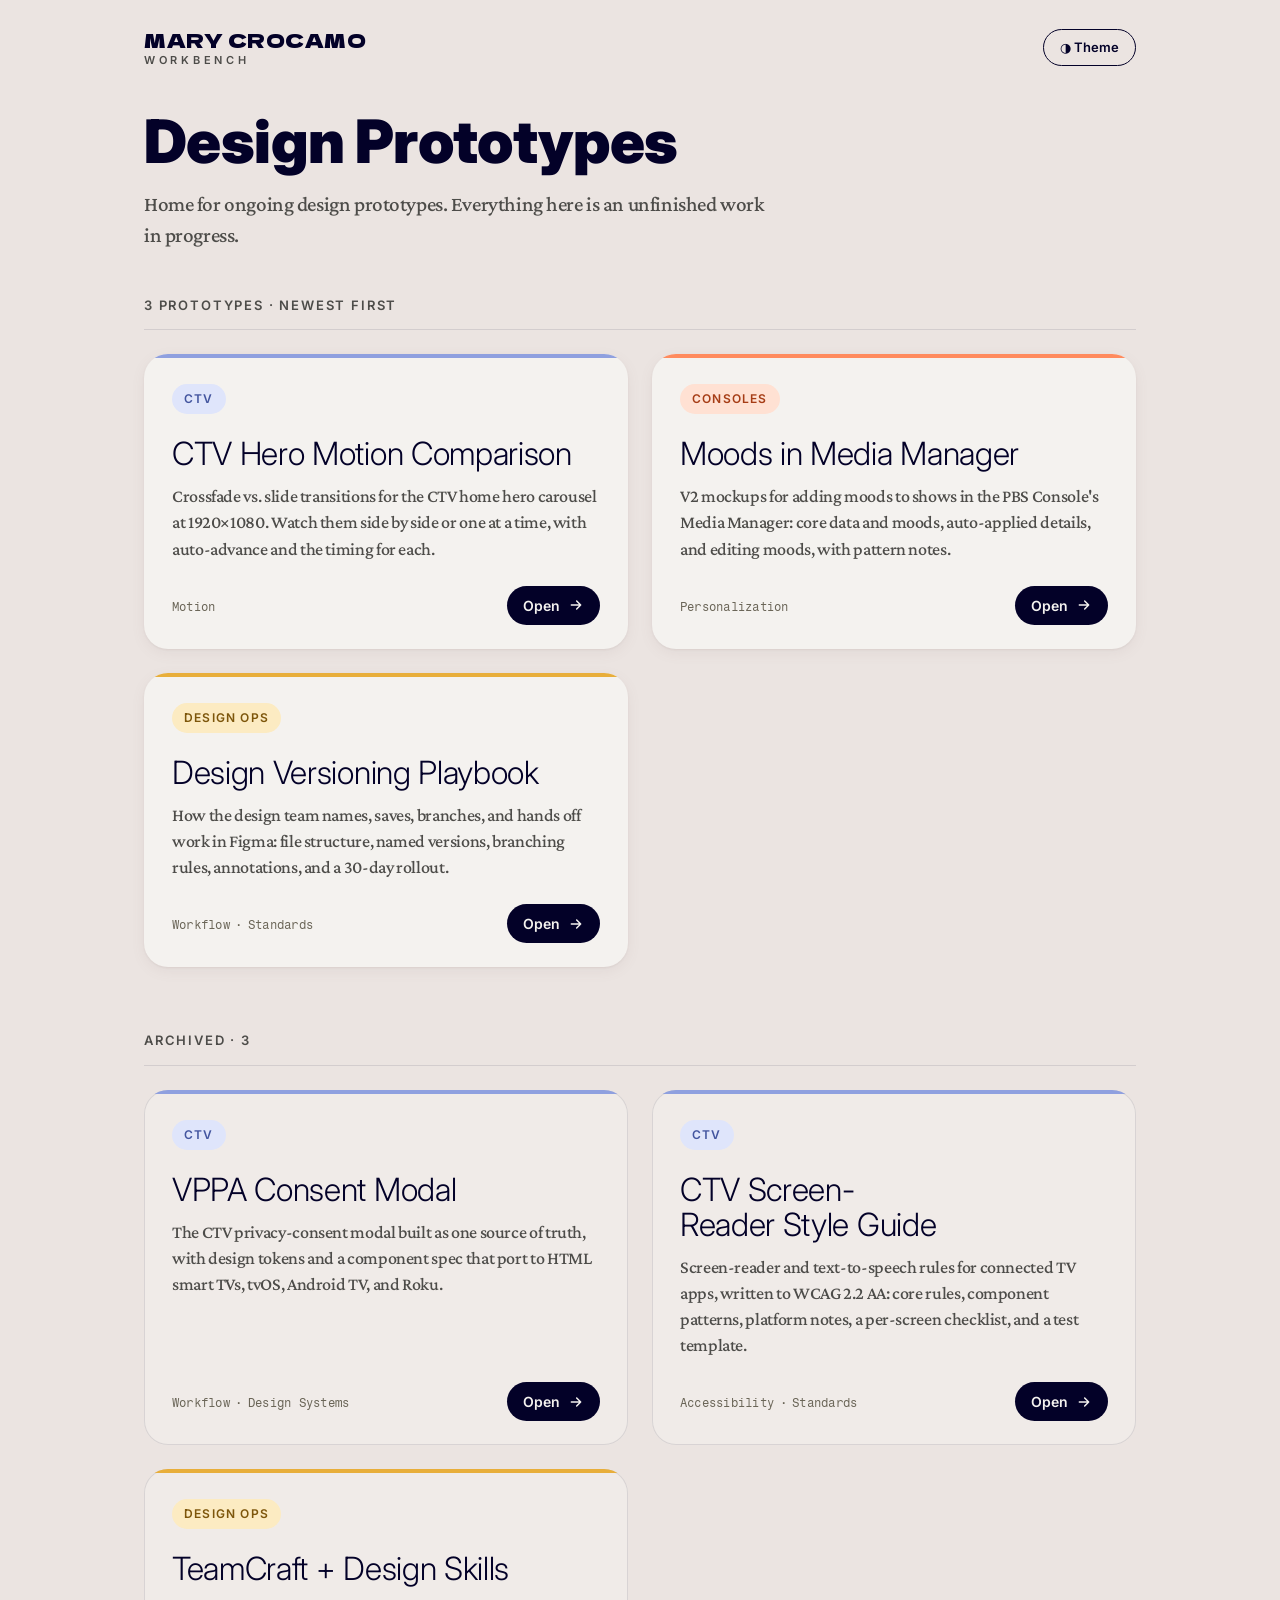
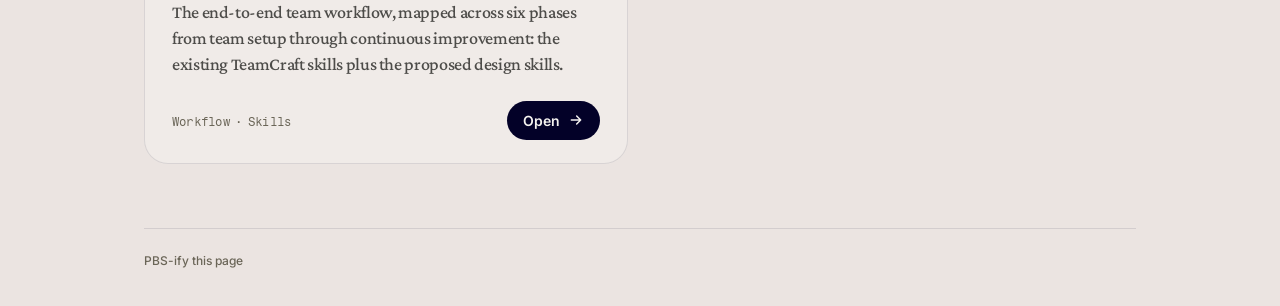
<file: index.html>
<!DOCTYPE html>
<html lang="en">
<head>
<meta charset="utf-8">
<meta name="viewport" content="width=device-width, initial-scale=1">
<title>Design Prototypes</title>
<meta name="description" content="Ongoing design prototypes, newest first.">
<link rel="preconnect" href="https://fonts.googleapis.com">
<link rel="preconnect" href="https://fonts.gstatic.com" crossorigin>
<link rel="stylesheet" href="https://fonts.googleapis.com/css2?family=Crimson+Pro:wght@400&family=Dela+Gothic+One&family=Fragment+Mono&family=Inter:opsz,wght@14..32,300;14..32,500;14..32,600;14..32,900&display=swap">
<link rel="stylesheet" href="assets/site.css">
<script src="assets/prefs.js"></script>
<style>
  /* ---- masthead ---- */
  h1{font-weight:var(--w-h1);font-size:60px;line-height:1;letter-spacing:-.01em;text-wrap:balance}
  .lede{font-family:var(--f-serif);font-size:var(--lede-size);letter-spacing:var(--serif-spacing);line-height:1.5;
    color:var(--ink-2);max-width:52ch;margin-top:18px}

  /* ---- list ---- */
  .count{font-size:13px;font-weight:600;letter-spacing:.14em;text-transform:uppercase;
    color:var(--ink-2);margin-top:44px;padding-bottom:14px;border-bottom:1px solid var(--line)}
  .cards{display:grid;grid-template-columns:1fr 1fr;gap:24px;margin-top:24px}
  .card{position:relative;display:flex;flex-direction:column;text-decoration:none;overflow:hidden;
    background:var(--panel);border-radius:var(--radius);padding:30px 28px 24px;
    box-shadow:var(--shadow);
    transition:transform .2s ease, box-shadow .2s ease, background-color .2s ease}
  .card::before{content:"";position:absolute;top:0;left:0;right:0;height:4px;background:var(--c-trim)}
  /* hover outline drawn as an inset shadow so no border gap shows around the trim */
  .card:hover{transform:translateY(-4px);background:var(--panel-hover);
    box-shadow:var(--shadow-lift), inset 0 0 0 1.5px var(--c-trim)}

  /* Archived section: quieter cards filled halfway between the page and an active card,
     so the same rule works in both themes and both modes */
  .archive{margin-top:24px}
  .archive .count{margin-top:40px}
  .card.is-archived{background:var(--bg);background:color-mix(in srgb, var(--panel) 50%, var(--bg));
    box-shadow:inset 0 0 0 1px var(--line)}
  .card.is-archived:hover{background:var(--panel-hover);box-shadow:var(--shadow-lift), inset 0 0 0 1.5px var(--c-trim)}

  .kicker{align-self:flex-start;font-size:12px;font-weight:600;letter-spacing:.1em;text-transform:uppercase;
    color:var(--c-ink);background:var(--c);border-radius:36px;padding:6px 12px}

  .card h2{font-weight:var(--w-h2);font-size:32px;line-height:1.1;letter-spacing:-.01em;margin-top:22px;text-wrap:balance}
  .card p{font-family:var(--f-serif);font-size:var(--desc-size);letter-spacing:var(--serif-spacing);line-height:1.45;
    color:var(--ink-2);margin-top:12px;flex:1}

  .foot{display:flex;align-items:flex-end;justify-content:space-between;gap:12px;margin-top:24px}
  .go{display:inline-flex;align-items:center;gap:8px;flex-shrink:0;
    font-size:14px;font-weight:600;color:var(--btn-ink);background:var(--btn);
    border-radius:100px;padding:9px 16px}

  /* topic tags — quiet mono labels (Fragment Mono, as on marycrocamo.com) */
  /* every tag gets a leading "·"; the list is shifted left by one dot's width and the
     footer clips it, so the dot at the start of each line is hidden when tags wrap */
  .foot{overflow:hidden}
  .tags{display:flex;flex-wrap:wrap;align-items:center;gap:4px 0;list-style:none;padding-bottom:9px;
    margin-left:-18px;min-width:0}
  .tag{font-family:var(--f-mono);font-size:var(--tag-size);font-weight:var(--w-tag);
    letter-spacing:var(--tag-spacing);text-transform:var(--tag-case);color:var(--ink-3)}
  .tag{white-space:nowrap}
  .tag::before{content:"·";display:inline-block;width:18px;text-align:center}
  .go svg{transition:transform .2s ease}
  .card:hover .go svg{transform:translateX(3px)}

  .periwinkle{--c:var(--periwinkle);--c-trim:var(--periwinkle-trim);--c-ink:var(--periwinkle-ink)}
  .coral{--c:var(--coral);--c-trim:var(--coral-trim);--c-ink:var(--coral-ink)}
  .marigold{--c:var(--marigold);--c-trim:var(--marigold-trim);--c-ink:var(--marigold-ink)}
  .blush{--c:var(--blush);--c-trim:var(--blush-trim);--c-ink:var(--blush-ink)}



  @media (max-width:760px){
    h1{font-size:44px}
    .lede{font-size:19px}
    .count{margin-top:44px}
    .cards{grid-template-columns:1fr;gap:16px}
    .card{padding:24px 20px 20px}
    .card h2{font-size:28px}
    .card p{font-size:calc(var(--desc-size) - 1px)}
  }
</style>
</head>
<body>
  <header class="nav">
    <a class="wordmark" href="./">MARY CROCAMO<span class="sub">WORKBENCH</span></a>
    <button class="toolbtn" id="themeBtn" type="button">◑ Theme</button>
  </header>

  <main class="wrap">
    <h1>Design Prototypes</h1>
    <p class="lede">Home for ongoing design prototypes. Everything here is an unfinished work in progress.</p>

    <div class="count" id="count"></div>
    <div class="cards" id="cards"></div>

    <section class="archive" id="archive" hidden>
      <h2 class="count" id="archiveCount"></h2>
      <div class="cards" id="archiveCards"></div>
    </section>
  </main>

  <footer class="pagefoot">
    <button class="stylelink" id="styleBtn" type="button">PBS-ify this page</button>
  </footer>

  <script>
    /*
      ADD A PROTOTYPE: add one entry to this list. Order doesn't matter;
      the page sorts by date, newest first. The date isn't shown.
        date   — "YYYY-MM-DD", used only for ordering
        title  — card heading
        kicker — the one product category (e.g. "CTV", "Consoles")
        color  — the category's color: "periwinkle", "coral", "marigold" or "blush".
                 Keep each product on the same color.
        href   — a folder in this repo (e.g. "my-prototype/") or a full URL
        desc   — one or two sentences
        tags   — any number of topic tags, e.g. ["Motion", "Navigation"]
        archived — optional; true moves the card to the Archived section
    */
    var PROTOTYPES = [
      {
        date: "2026-07-20",
        title: "TeamCraft + Design Skills",
        kicker: "Design Ops",
        color: "marigold",
        href: "https://mecrocamo.github.io/starman-mary/teamcraft.html",
        desc: "The end-to-end team workflow, mapped across six phases from team setup through continuous improvement: the existing TeamCraft skills plus the proposed design skills.",
        tags: ["Workflow", "Skills"],
        archived: true
      },
      {
        date: "2026-08-01",
        title: "Design Versioning Playbook",
        kicker: "Design Ops",
        color: "marigold",
        href: "https://mecrocamo.github.io/starman-mary/versioning.html",
        desc: "How the design team names, saves, branches, and hands off work in Figma: file structure, named versions, branching rules, annotations, and a 30-day rollout.",
        tags: ["Workflow", "Standards"]
      },
      {
        date: "2026-07-22",
        title: "CTV Screen-Reader Style Guide",
        kicker: "CTV",
        color: "periwinkle",
        href: "tts-guidelines/",
        desc: "Screen-reader and text-to-speech rules for connected TV apps, written to WCAG 2.2 AA: core rules, component patterns, platform notes, a per-screen checklist, and a test template.",
        tags: ["Accessibility", "Standards"],
        archived: true
      },
      {
        date: "2026-07-25",
        title: "VPPA Consent Modal",
        kicker: "CTV",
        color: "periwinkle",
        href: "https://mecrocamo.github.io/starman-mary/vppa-consent-modal/",
        desc: "The CTV privacy-consent modal built as one source of truth, with design tokens and a component spec that port to HTML smart TVs, tvOS, Android TV, and Roku.",
        tags: ["Workflow", "Design Systems"],
        archived: true
      },
      {
        date: "2026-08-06",
        title: "Moods in Media Manager",
        kicker: "Consoles",
        color: "coral",
        href: "https://mecrocamo.github.io/personalization/",
        desc: "V2 mockups for adding moods to shows in the PBS Console's Media Manager: core data and moods, auto-applied details, and editing moods, with pattern notes.",
        tags: ["Personalization"]
      },
      {
        date: "2026-11-20",
        title: "CTV Hero Motion Comparison",
        kicker: "CTV",
        color: "periwinkle",
        href: "hero-motion-comparison/",
        desc: "Crossfade vs. slide transitions for the CTV home hero carousel at 1920×1080. Watch them side by side or one at a time, with auto-advance and the timing for each.",
        tags: ["Motion"]
      }
    ];

    (function(){
      function esc(s){ return String(s).replace(/[&<>"]/g,function(c){return {"&":"&amp;","<":"&lt;",">":"&gt;",'"':"&quot;"}[c];}); }
      var arrow='<svg width="16" height="16" viewBox="0 0 24 24" fill="none" stroke="currentColor" stroke-width="2.2" stroke-linecap="round" stroke-linejoin="round"><path d="M5 12h14M13 6l6 6-6 6"/></svg>';

      function card(p){
        return '<a class="card '+esc(p.color||"periwinkle")+(p.archived?' is-archived':'')+'" href="'+esc(p.href)+'">'+
          '<span class="kicker">'+esc(p.kicker)+'</span>'+
          '<h2>'+esc(p.title)+'</h2><p>'+esc(p.desc)+'</p>'+
          '<div class="foot"><ul class="tags">'+(p.tags||[]).map(function(t){ return '<li class="tag">'+esc(t)+'</li>'; }).join("")+'</ul>'+
          '<span class="go" aria-hidden="true">Open '+arrow+'</span></div></a>';
      }
      var sorted=PROTOTYPES.slice().sort(function(a,b){ return a.date<b.date?1:a.date>b.date?-1:0; });
      var active=sorted.filter(function(p){ return !p.archived; });
      var archived=sorted.filter(function(p){ return p.archived; });

      document.getElementById("count").textContent=active.length+(active.length===1?" prototype":" prototypes")+" · newest first";
      document.getElementById("cards").innerHTML=active.map(card).join("");
      if(archived.length){
        document.getElementById("archiveCount").textContent="Archived · "+archived.length;
        document.getElementById("archiveCards").innerHTML=archived.map(card).join("");
        document.getElementById("archive").hidden=false;
      }
    })();
  </script>
  <script src="assets/site.js"></script>
</body>
</html>
</file>
<file: assets/site.css>
/* Shared styles for every page on the workbench: themes (personal / PBS,
   light / dark), page header, footer with the style switch, and layout. */
*,*::before,*::after{box-sizing:border-box;margin:0;padding:0}
html{-webkit-text-size-adjust:100%}

/* ============================================================
   PERSONAL THEME (default) — palette and type from marycrocamo.com
   ============================================================ */
:root{
  --f-body:"Inter",system-ui,-apple-system,"Segoe UI",sans-serif;
  --f-wordmark:"Dela Gothic One",sans-serif; --w-wordmark:400; --wordmark-spacing:.025em;
  --f-serif:"Crimson Pro",Georgia,serif; --serif-spacing:-.02em;
  --f-mono:"Fragment Mono",ui-monospace,Menlo,monospace;
  --w-h1:900; --w-h2:300; --w-body:500;
  --lede-size:21px; --desc-size:18px;
  --tag-size:12px; --tag-case:none; --tag-spacing:.02em; --w-tag:400;
  --radius:24px; --selection:#FDE6A6; --selection-ink:#030128;
  --bg:#EBE4E1; --panel:#F4F2EF; --panel-hover:#F9F8F5;
  --ink:#030128; --ink-2:#4D4C49; --ink-3:#6A6557;
  --line:rgba(3,1,40,.10);
  --btn:#030128; --btn-ink:#F4F2EF; --tag-bg:#FFFFFF;
  --shadow:0 1px 2px rgba(125,96,96,.10), 0 4px 14px rgba(125,96,96,.08);
  --shadow-lift:0 6px 18px rgba(125,96,96,.16), 0 22px 48px rgba(125,96,96,.14);
  --focus:#4F63B8;
  /* Accents: a soft chalk palette (blush, coral, marigold, periwinkle).
     --x: chip background · --x-trim: card trim + hover outline · --x-ink: chip text */
  --periwinkle:#DFE5FB; --periwinkle-trim:#8FA0DF; --periwinkle-ink:#43559F;
  --coral:#FFE1D3;      --coral-trim:#FF8B5E;      --coral-ink:#A63D16;
  --marigold:#FCEBC2;   --marigold-trim:#E8AE3A;   --marigold-ink:#7D560B;
  --blush:#F5E3D9;      --blush-trim:#D9B49B;      --blush-ink:#7A5038;
}
@media (prefers-color-scheme:dark){
  :root:not([data-theme="light"]){
    --bg:#0B0A1C; --panel:#16152B; --panel-hover:#1D1C36;
    --ink:#F1F0F7; --ink-2:#BEBCD2; --ink-3:#8D8BA8;
    --line:rgba(241,240,247,.10);
    --btn:#F1F0F7; --btn-ink:#030128; --tag-bg:rgba(244,242,239,.08);
    --shadow:0 1px 2px rgba(0,0,0,.4); --shadow-lift:0 18px 46px rgba(0,0,0,.55);
    --focus:#A9B6EC;
  --periwinkle:#262C4A; --periwinkle-trim:#8FA0DF; --periwinkle-ink:#C3CDF5;
  --coral:#3D2219;      --coral-trim:#FF8B5E;      --coral-ink:#FFBC9F;
  --marigold:#3A2E14;   --marigold-trim:#E8AE3A;   --marigold-ink:#F7D58A;
  --blush:#352822;      --blush-trim:#D9B49B;      --blush-ink:#ECCDB9;
  }
}
:root[data-theme="dark"]{
  --bg:#0B0A1C; --panel:#16152B; --panel-hover:#1D1C36;
  --ink:#F1F0F7; --ink-2:#BEBCD2; --ink-3:#8D8BA8;
  --line:rgba(241,240,247,.10);
  --btn:#F1F0F7; --btn-ink:#030128; --tag-bg:rgba(244,242,239,.08);
  --shadow:0 1px 2px rgba(0,0,0,.4); --shadow-lift:0 18px 46px rgba(0,0,0,.55);
  --focus:#A9B6EC;
  --periwinkle:#262C4A; --periwinkle-trim:#8FA0DF; --periwinkle-ink:#C3CDF5;
  --coral:#3D2219;      --coral-trim:#FF8B5E;      --coral-ink:#FFBC9F;
  --marigold:#3A2E14;   --marigold-trim:#E8AE3A;   --marigold-ink:#F7D58A;
  --blush:#352822;      --blush-trim:#D9B49B;      --blush-ink:#ECCDB9;
}

/* ============================================================
   PBS THEME — colors and type from the PBS brand guidelines.
   PBS Sans is used when it's installed on the viewer's computer
   (it isn't hosted here); otherwise the brand fallback,
   Helvetica Neue / Helvetica, is used.
   Light: white and Cloud surfaces, Navy text, PBS Blue buttons.
   Dark: Navy and Medium Blue surfaces, white text, Teal labels.
   ============================================================ */
:root[data-brand="pbs"]{
  --f-body:"PBS Sans","PBSSans","Helvetica Neue",Helvetica,Arial,sans-serif;
  --f-wordmark:var(--f-body); --w-wordmark:900; --wordmark-spacing:.04em;
  --f-serif:var(--f-body); --serif-spacing:0;
  --f-mono:var(--f-body);
  --w-h1:900; --w-h2:700; --w-body:400;
  --lede-size:20px; --desc-size:16px;
  --tag-size:11px; --tag-case:uppercase; --tag-spacing:.12em; --w-tag:700;
  --radius:16px; --selection:#FFCF00; --selection-ink:#0A145A;

  --bg:#F6F8FA; --panel:#FFFFFF; --panel-hover:#FFFFFF;
  --ink:#0A145A; --ink-2:#0A145A; --ink-3:#2638C4;
  --line:rgba(10,20,90,.12);
  --btn:#2638C4; --btn-ink:#FFFFFF;
  --shadow:0 1px 2px rgba(10,20,90,.08), 0 4px 14px rgba(10,20,90,.06);
  --shadow-lift:0 6px 18px rgba(10,20,90,.12), 0 22px 48px rgba(10,20,90,.12);
  --focus:#2638C4;
  /* Category colors map to the brand accents (chip background = trim) */
  --periwinkle:#486CD8; --periwinkle-trim:#486CD8; --periwinkle-ink:#FFFFFF;
  --coral:#FE704E;      --coral-trim:#FE704E;      --coral-ink:#0A145A;
  --marigold:#FFCF00;   --marigold-trim:#FFCF00;   --marigold-ink:#0A145A;
  --blush:#48D3CD;      --blush-trim:#48D3CD;      --blush-ink:#0A145A;
}
@media (prefers-color-scheme:dark){
  :root[data-brand="pbs"]:not([data-theme="light"]){
    --bg:#0A145A; --panel:#0F1E8C; --panel-hover:#0F1E8C;
    --ink:#FFFFFF; --ink-2:#FFFFFF; --ink-3:#48D3CD;
    --line:rgba(255,255,255,.16);
    --btn:#FFFFFF; --btn-ink:#0A145A;
    --shadow:0 1px 2px rgba(0,0,0,.3); --shadow-lift:0 18px 46px rgba(0,0,0,.45);
    --focus:#FFCF00;
  }
}
:root[data-brand="pbs"][data-theme="dark"]{
  --bg:#0A145A; --panel:#0F1E8C; --panel-hover:#0F1E8C;
  --ink:#FFFFFF; --ink-2:#FFFFFF; --ink-3:#48D3CD;
  --line:rgba(255,255,255,.16);
  --btn:#FFFFFF; --btn-ink:#0A145A;
  --shadow:0 1px 2px rgba(0,0,0,.3); --shadow-lift:0 18px 46px rgba(0,0,0,.45);
  --focus:#FFCF00;
}

body{
  font-family:var(--f-body);
  font-optical-sizing:auto; font-weight:var(--w-body);
  background:var(--bg); color:var(--ink);
  line-height:1.5; -webkit-font-smoothing:antialiased; min-height:100vh;
  display:flex; flex-direction:column;
}
::selection{background:var(--selection);color:var(--selection-ink)}
:focus-visible{outline:2px solid var(--focus);outline-offset:3px;border-radius:12px}
a{color:inherit}

/* ---- nav ---- */
.nav{width:100%;max-width:1040px;margin:0 auto;padding:28px 24px 0;
  display:flex;justify-content:space-between;align-items:center;gap:16px}
.wordmark{font-family:var(--f-wordmark);font-weight:var(--w-wordmark);font-size:20px;letter-spacing:var(--wordmark-spacing);
  line-height:1.15;text-decoration:none;display:flex;flex-direction:column;white-space:nowrap}
.wordmark .sub{font-family:var(--f-body);font-size:11px;font-weight:600;
  letter-spacing:.34em;color:var(--ink-2);margin-top:3px}
.toolbtn{font:inherit;font-size:13px;font-weight:600;color:var(--ink);cursor:pointer;flex-shrink:0;
  background:transparent;border:1.5px solid var(--ink);border-radius:100px;padding:8px 16px}
.toolbtn:hover{background:var(--ink);color:var(--bg)}

/* quiet footer with the style switch */
.pagefoot{width:calc(100% - 48px);max-width:992px;margin:0 auto;padding:18px 0 32px;border-top:1px solid var(--line)}
.stylelink{font:inherit;font-size:12px;color:var(--ink-3);cursor:pointer;background:none;border:0;padding:4px 0;
  text-decoration:underline;text-decoration-color:transparent;text-underline-offset:3px;
  transition:color .2s ease, text-decoration-color .2s ease}
.stylelink:hover{color:var(--ink);text-decoration-color:currentColor}

.wrap{width:100%;max-width:1040px;margin:0 auto;padding:44px 24px 64px;flex:1;
  display:flex;flex-direction:column}

@media (max-width:760px){
  .nav{padding:20px 16px 0}
  .wordmark{font-size:17px}
  .wrap{padding:48px 16px 44px}
  .pagefoot{width:calc(100% - 32px);padding:16px 0 28px}
}
@media (prefers-reduced-motion:reduce){*{transition:none!important}}
</file>
